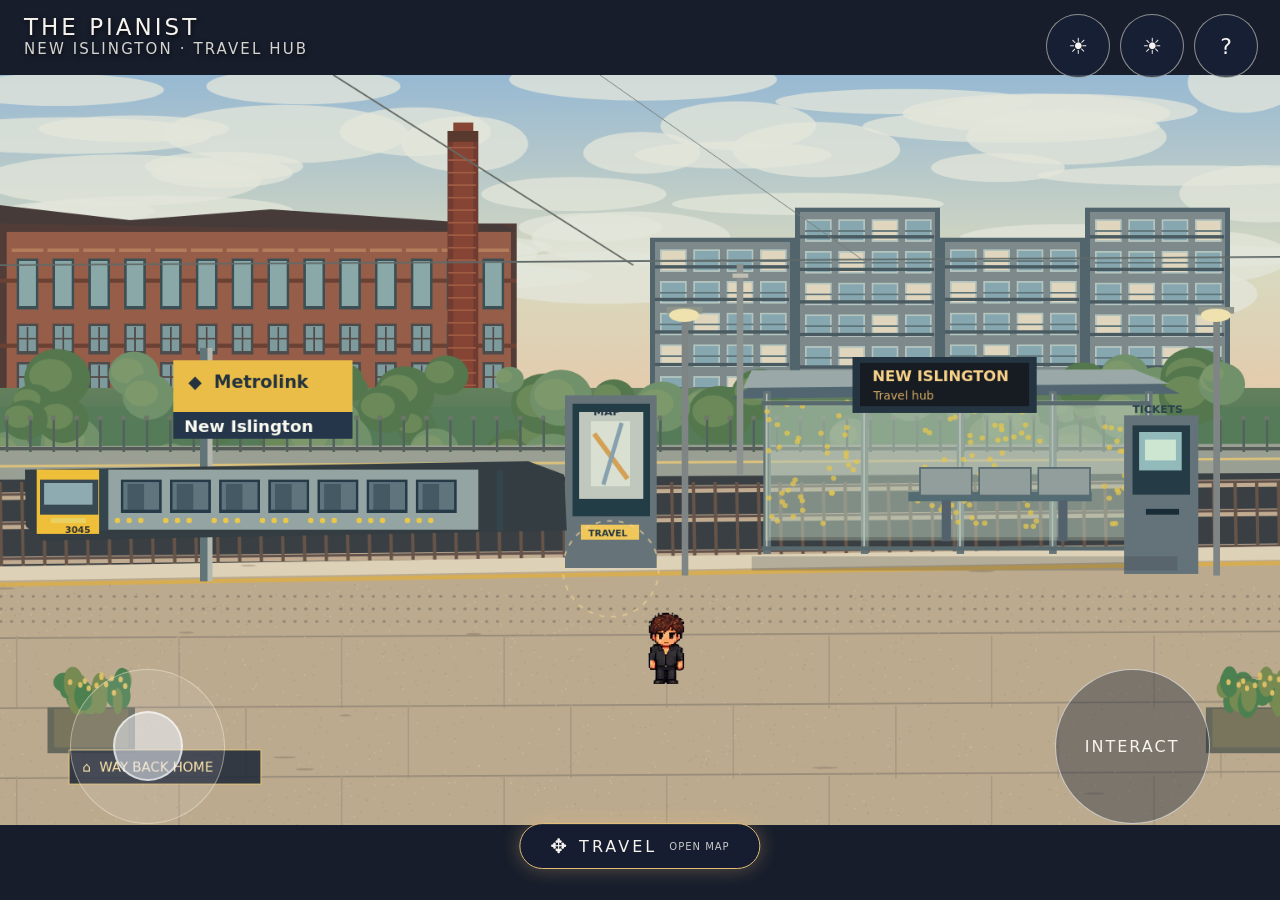
<file: editable/app/src/main/assets/travel.html>
<!doctype html><html lang="en"><head><meta charset="utf-8"><meta name="viewport" content="width=device-width,initial-scale=1,maximum-scale=1,user-scalable=no,viewport-fit=cover"><meta name="theme-color" content="#161d29"><title>The Pianist · New Islington</title><link rel="stylesheet" href="travel.css"></head>
<body><main id="stage"><canvas id="travelCanvas" aria-label="Playable New Islington travel hub" width="1536" height="899"></canvas>
<div id="hud"><div class="heading">THE PIANIST<small>NEW ISLINGTON · TRAVEL HUB</small></div><div class="controls"><button id="light" aria-label="Change time of day">☀</button><button id="weather" aria-label="Change weather">☁</button><button id="help" aria-label="Help">?</button></div></div>
<div id="joystick"><div id="stick"></div></div><button id="action">INTERACT</button><button id="travelButton">✥ <span>TRAVEL</span><small>OPEN MAP</small></button>
<div id="toast" role="status" aria-live="polite"></div>
<div id="mapOverlay" class="overlay" hidden><section class="mapDialog" role="dialog" aria-modal="true" aria-labelledby="mapTitle"><header><div><small>THE PIANIST · TRAVEL</small><h2 id="mapTitle">Where shall we go?</h2><p>New Islington · Manchester</p></div><button id="closeMap" aria-label="Close travel map">×</button></header><div class="mapGrid"><div class="travelMap" aria-label="Stylized travel network"><span class="mapTrack trackUK"></span><span class="mapTrack trackWorld"></span><span class="mapPin homePin">⌂ <b>HOME</b></span><span class="mapPin stationPin">◆ <b>NEW ISLINGTON</b></span><span class="mapPin cityPin">● <b>MANCHESTER</b></span><span class="mapPin worldPin">✧ <b>THE WORLD</b></span></div><nav class="destinations" aria-label="Travel destinations"><button id="returnHome">⌂ <span><strong>Home</strong><small>Return to the apartment</small></span><em>Visit</em></button><button id="travelStop">🚋 <span><strong>New Islington</strong><small>You're here</small></span><em>Current</em></button><button disabled>▦ <span><strong>Manchester</strong><small>More places coming soon</small></span>🔒</button><button disabled>✧ <span><strong>Other cities &amp; countries</strong><small>The world will grow with your story</small></span>🔒</button></nav></div><footer>Explore the platform or return home. More destinations will unlock later.</footer></section></div>
<div id="helpOverlay" class="overlay" hidden><section class="helpDialog" role="dialog" aria-modal="true"><header><h2>New Islington Tram Stop</h2><button id="closeHelp" aria-label="Close help">×</button></header><p>Walk around with WASD, arrow keys or the joystick. Approach the travel board, tram, or platform sign and press Interact to open the world map.</p><p>Select <strong>Home</strong> on the travel map to return to the apartment. The tram and world map will connect to more destinations in future updates.</p><p>Weather and time of day carry over from the apartment.</p><button id="dismissHelp">Continue</button></section></div>
<div id="timeMenu" class="smallMenu" hidden><button data-time="sunrise">◒ Sunrise</button><button data-time="morning">☼ Morning</button><button data-time="afternoon">☀ Afternoon</button><button data-time="sunset">◕ Sunset</button><button data-time="night">☾ Night</button></div>
<div id="weatherMenu" class="smallMenu" hidden><button data-weather="sunny">☀ Sunny</button><button data-weather="cloudy">☁ Cloudy</button><button data-weather="rainy">☂ Rain</button><button data-weather="snowy">❄ Snow</button></div>
</main><script src="travel.js"></script></body></html>
</file>
<file: editable/app/src/main/assets/travel.css>
*{box-sizing:border-box}html,body{margin:0;background:#141924;color:#f7f4ef;width:100%;height:100%;overflow:hidden;font-family:system-ui,-apple-system,Segoe UI,sans-serif}button{font:inherit;cursor:pointer;color:inherit}button:disabled{opacity:.52;cursor:not-allowed}#stage{width:100vw;height:100dvh;overflow:hidden;position:relative;background:#171d2b}#travelCanvas{position:absolute;inset:0;width:100%;height:100%;object-fit:contain}#hud{position:absolute;top:14px;left:24px;right:22px;display:flex;align-items:flex-start;justify-content:space-between;pointer-events:none;text-shadow:1px 2px 5px #000b}.heading{font-weight:500;letter-spacing:3px;font-size:clamp(12px,2.8vh,23px)}.heading small{display:block;font-size:clamp(9px,1.8vh,15px);letter-spacing:2.1px;opacity:.85}.controls{display:flex;gap:10px;pointer-events:auto}.controls button{border:1px solid #f2ead58c;background:#172137bb;border-radius:50%;height:clamp(38px,8vh,64px);width:clamp(38px,8vh,64px);font-size:22px}#joystick{position:absolute;left:5.5%;bottom:8.5%;width:min(24vw,155px);height:min(24vw,155px);max-height:27vh;border-radius:50%;border:1px solid #faf0d76f;background:#e4e9f019;touch-action:none;display:grid;place-items:center}#stick{width:46%;height:46%;background:#e9ecf48a;border:2px solid #fff9;border-radius:50%;transform:translate(0,0)}#action{position:absolute;right:5.5%;bottom:8.5%;border-radius:50%;height:min(24vw,155px);width:min(24vw,155px);max-height:27vh;border:1px solid #fff9;background:#1d263b65;letter-spacing:2px;font-size:clamp(10px,2vw,16px)}#travelButton{position:absolute;bottom:3.4%;left:50%;transform:translateX(-50%);border:1px solid #e2bd78;border-radius:999px;background:#171d31dc;padding:10px 30px;display:flex;align-items:center;gap:12px;box-shadow:0 0 19px #efc57f50;font-size:20px}#travelButton span{letter-spacing:3px;font-size:16px}#travelButton small{display:block;letter-spacing:1px;font-size:10px;opacity:.8}#toast{position:absolute;top:18%;left:50%;transform:translateX(-50%);background:#1d2b3ad9;border-radius:10px;padding:8px 15px;opacity:0;transition:opacity .25s;pointer-events:none}#toast.show{opacity:1}.overlay[hidden],.smallMenu[hidden]{display:none!important}.overlay{position:absolute;inset:0;background:#080d17db;display:grid;place-items:center;padding:12px;z-index:10}.mapDialog,.helpDialog{border:1px solid #f3cf8c;border-radius:18px;background:#1d2736;color:#fff6e8;box-shadow:0 12px 80px #000c;width:min(940px,94vw);max-height:94dvh;overflow:auto}.mapDialog>header,.helpDialog>header{display:flex;align-items:flex-start;justify-content:space-between;padding:17px 22px 10px;gap:16px}.mapDialog header small{font-size:11px;letter-spacing:2px;color:#edd0a2}.mapDialog h2{font-size:clamp(20px,3vw,30px);margin:4px 0}.mapDialog header p{margin:0;color:#aab5bc;font-size:13px}#closeMap,#closeHelp{font-size:28px;background:#344355;border:1px solid #8395a58e;border-radius:50%;min-width:38px;min-height:38px}.mapGrid{display:grid;grid-template-columns:1.2fr 1fr;gap:14px;padding:15px 22px}.travelMap{background:radial-gradient(ellipse at 30% 65%,#416b65 0%,#263e52 48%,#1b2938 94%);min-height:300px;position:relative;border:1px solid #ffffff26;border-radius:15px;overflow:hidden}.travelMap:before{content:'';position:absolute;inset:0;background-image:linear-gradient(24deg,transparent 48%,#cdb4802b 49%,#cdb4802b 51%,transparent 52%),linear-gradient(115deg,transparent 48%,#bdd0d01a 49%,#bdd0d01a 51%,transparent 52%);background-size:83px 90px}.mapTrack{position:absolute;height:3px;background:#e6d29785;transform-origin:left}.trackUK{left:20%;top:55%;width:52%;transform:rotate(-20deg)}.trackWorld{left:54%;top:39%;width:45%;transform:rotate(27deg)}.mapPin{position:absolute;font-size:22px;color:#fbd78c;text-shadow:0 2px 6px #000}.mapPin b{font-size:10px;letter-spacing:1px;display:block}.homePin{left:16%;top:57%}.stationPin{left:36%;top:44%}.cityPin{left:65%;top:28%}.worldPin{left:77%;top:70%}.destinations{display:flex;gap:8px;flex-direction:column}.destinations button{min-height:59px;background:#2f3a49;border:1px solid #ffffff39;border-radius:12px;text-align:left;display:flex;align-items:center;gap:10px;padding:9px 12px;font-size:24px}.destinations strong{display:block;font-size:15px}.destinations small{display:block;font-size:12px;color:#b8c4c5}.destinations em{margin-left:auto;font-style:normal;font-size:11px;color:#f0d0a6}.mapDialog footer{font-size:12px;color:#b3c5c8;padding:0 22px 18px}.helpDialog{width:min(560px,92vw);padding:12px 16px}.helpDialog p{line-height:1.5}.helpDialog #dismissHelp{float:right;background:#52687a;border:0;border-radius:8px;padding:10px 15px;margin-bottom:12px}.smallMenu{position:absolute;right:18px;top:84px;display:flex;flex-direction:column;background:#1b2739ea;border:1px solid #ffffff6c;border-radius:12px;z-index:4;overflow:auto;max-height:72dvh}.smallMenu button{background:transparent;border:0;padding:12px 21px;text-align:left;min-width:145px}.smallMenu button:hover{background:#ffffff22}@media(max-height:440px){#hud{top:8px}.mapGrid{min-height:0}.travelMap{min-height:135px}.mapDialog header{padding:9px 16px 4px}.mapGrid{padding:6px 16px}.mapDialog footer{padding:2px 16px 7px}.destinations button{min-height:37px;padding:4px 9px}.destinations strong{font-size:12px}.destinations small{font-size:10px}.mapDialog h2{font-size:17px}#travelButton{bottom:1%;padding:5px 20px}#travelButton span{font-size:12px}}
</file>
